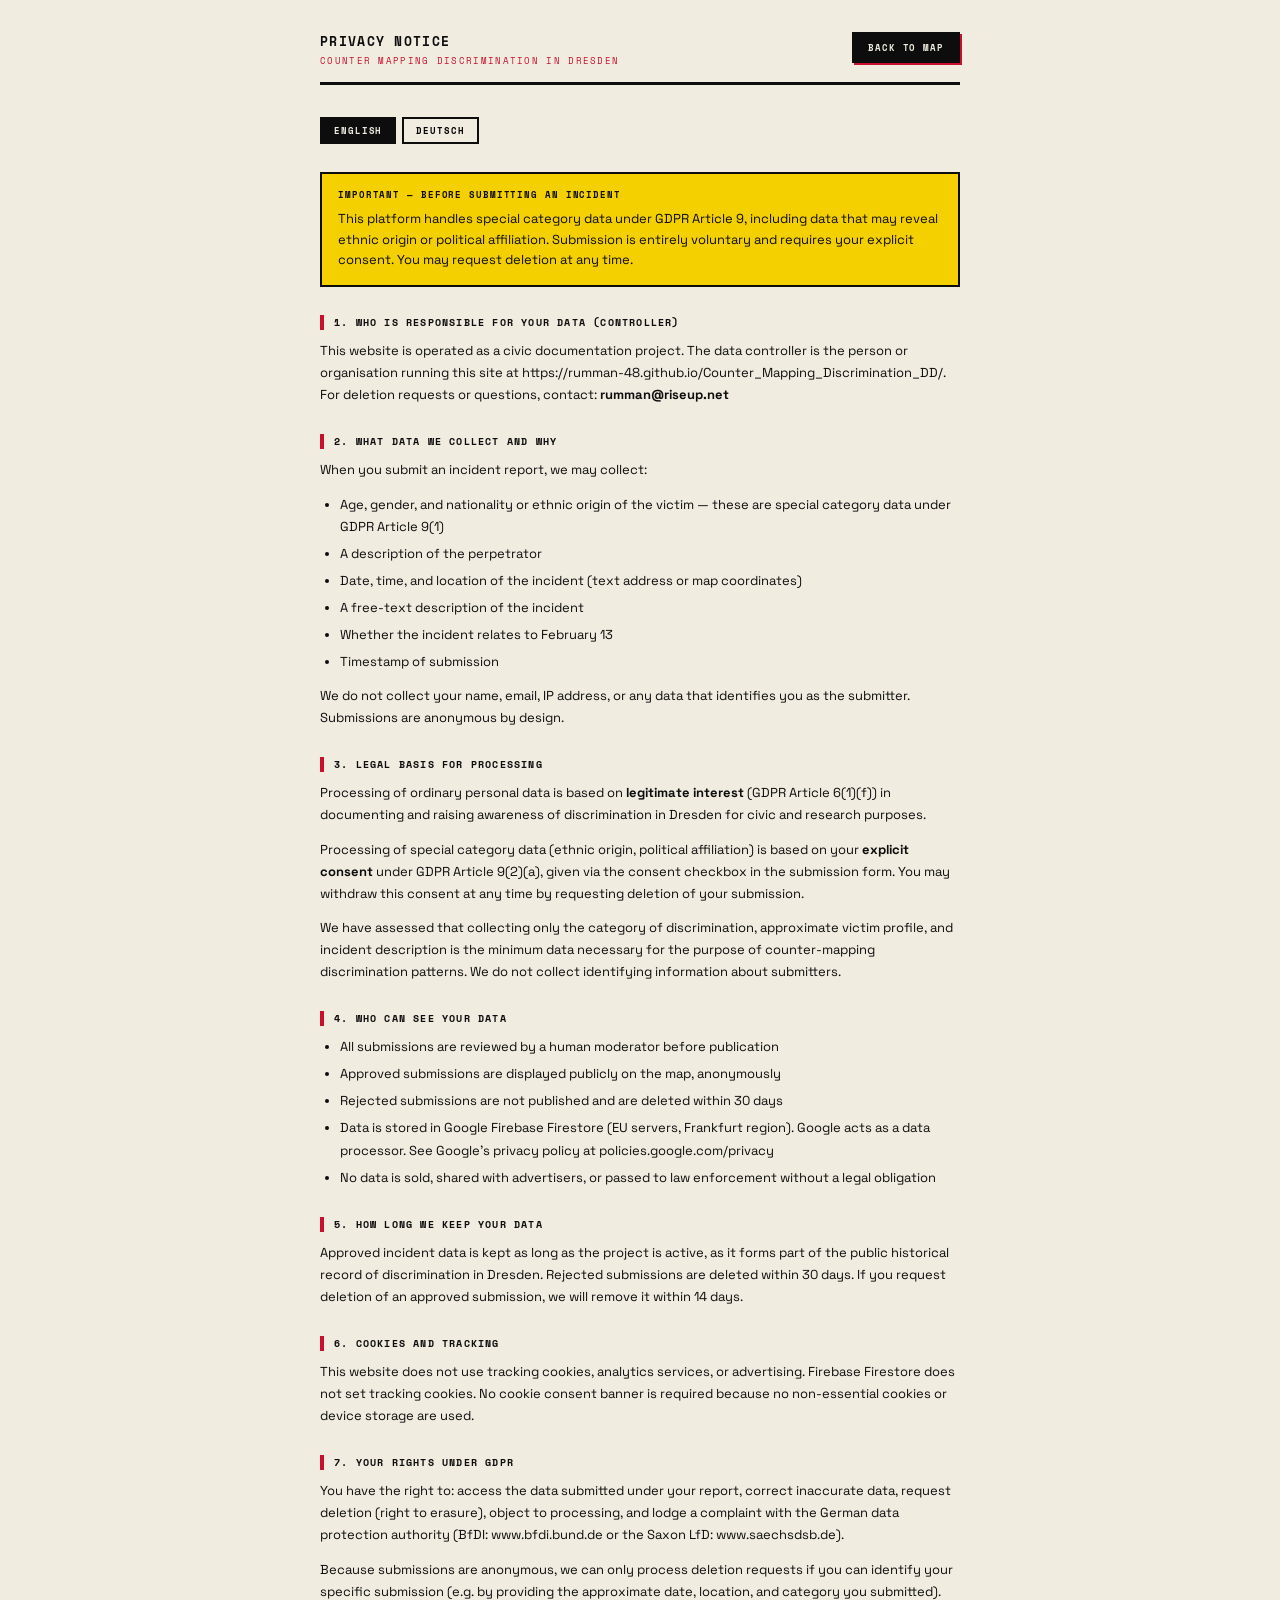
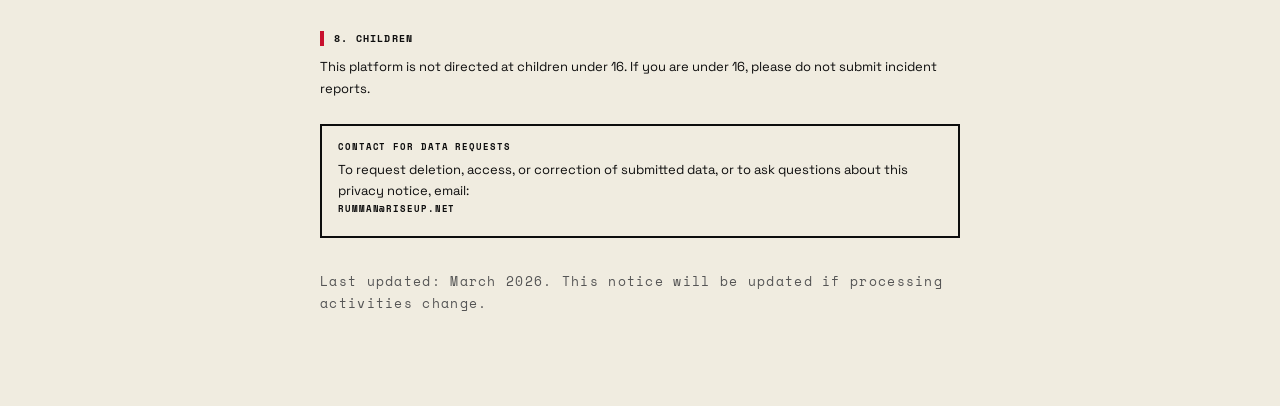
<file: privacy.html>
<!DOCTYPE html>
<html lang="en">
<head>
  <meta charset="UTF-8" />
  <meta name="viewport" content="width=device-width, initial-scale=1.0" />
  <title>Privacy Notice — Counter Mapping Discrimination in Dresden</title>
  <link href="https://fonts.googleapis.com/css2?family=Space+Grotesk:wght@400;500;700&family=Space+Mono:wght@400;700&display=swap" rel="stylesheet" />
  <link rel="stylesheet" href="style.css" />
  <style>
    body { overflow: auto; }
    #privacy-wrap {
      max-width: 680px;
      margin: 0 auto;
      padding: 32px 20px 80px;
    }
    .privacy-header {
      border-bottom: 3px solid var(--ink);
      margin-bottom: 32px;
      padding-bottom: 14px;
      display: flex;
      align-items: flex-start;
      justify-content: space-between;
      gap: 16px;
      flex-wrap: wrap;
    }
    .privacy-header h1 {
      font-family: var(--font-head);
      font-size: 13px;
      font-weight: 700;
      letter-spacing: 0.1em;
      text-transform: uppercase;
      line-height: 1.4;
    }
    .privacy-header .back-btn {
      font-family: var(--font-head);
      font-size: 9px;
      font-weight: 700;
      letter-spacing: 0.1em;
      text-transform: uppercase;
      background: var(--ink);
      color: var(--bg);
      border: 2px solid var(--ink);
      padding: 7px 14px;
      text-decoration: none;
      white-space: nowrap;
      box-shadow: 2px 2px 0 var(--red);
    }
    .lang-toggle {
      display: flex;
      gap: 6px;
      margin-bottom: 28px;
    }
    .lang-toggle button {
      font-family: var(--font-head);
      font-size: 9px;
      font-weight: 700;
      letter-spacing: 0.1em;
      text-transform: uppercase;
      background: transparent;
      border: 2px solid var(--ink);
      padding: 5px 12px;
      cursor: pointer;
    }
    .lang-toggle button.active {
      background: var(--ink);
      color: var(--bg);
    }
    .privacy-content { display: none; }
    .privacy-content.active { display: block; }
    .privacy-content h2 {
      font-family: var(--font-head);
      font-size: 10px;
      font-weight: 700;
      letter-spacing: 0.12em;
      text-transform: uppercase;
      margin: 28px 0 10px;
      border-left: 4px solid var(--red);
      padding-left: 10px;
    }
    .privacy-content p {
      font-size: 13px;
      line-height: 1.7;
      margin-bottom: 12px;
    }
    .privacy-content ul {
      font-size: 13px;
      line-height: 1.7;
      padding-left: 20px;
      margin-bottom: 12px;
    }
    .privacy-content li { margin-bottom: 5px; }
    .highlight-box {
      background: var(--yellow);
      border: 2.5px solid var(--ink);
      padding: 14px 16px;
      margin: 20px 0;
      font-size: 13px;
      line-height: 1.6;
    }
    .highlight-box strong {
      font-family: var(--font-head);
      font-size: 9px;
      font-weight: 700;
      letter-spacing: 0.1em;
      text-transform: uppercase;
      display: block;
      margin-bottom: 6px;
    }
    .contact-block {
      border: 2.5px solid var(--ink);
      padding: 14px 16px;
      margin-top: 24px;
      font-size: 13px;
      line-height: 1.6;
    }
    .contact-block strong {
      font-family: var(--font-head);
      font-size: 9px;
      font-weight: 700;
      letter-spacing: 0.1em;
      text-transform: uppercase;
      display: block;
      margin-bottom: 6px;
    }
    .last-updated {
      font-family: var(--font-head);
      font-size: 8px;
      color: var(--muted);
      letter-spacing: 0.1em;
      margin-top: 32px;
    }
  </style>
</head>
<body style="background:var(--bg)">
  <div id="privacy-wrap">

    <div class="privacy-header">
      <h1>Privacy Notice<br><span style="color:var(--red);font-size:9px;font-weight:400">Counter Mapping Discrimination in Dresden</span></h1>
      <a href="index.html" class="back-btn">BACK TO MAP</a>
    </div>

    <div class="lang-toggle">
      <button class="active" onclick="showLang('en', this)">ENGLISH</button>
      <button onclick="showLang('de', this)">DEUTSCH</button>
    </div>

    <!-- ENGLISH -->
    <div class="privacy-content active" id="privacy-en">

      <div class="highlight-box">
        <strong>Important — before submitting an incident</strong>
        This platform handles special category data under GDPR Article 9, including data that may reveal ethnic origin or political affiliation. Submission is entirely voluntary and requires your explicit consent. You may request deletion at any time.
      </div>

      <h2>1. Who is responsible for your data (Controller)</h2>
      <p>This website is operated as a civic documentation project. The data controller is the person or organisation running this site at https://rumman-48.github.io/Counter_Mapping_Discrimination_DD/. For deletion requests or questions, contact: <strong>rumman@riseup.net</strong></p>

      <h2>2. What data we collect and why</h2>
      <p>When you submit an incident report, we may collect:</p>
      <ul>
        <li>Age, gender, and nationality or ethnic origin of the victim — these are special category data under GDPR Article 9(1)</li>
        <li>A description of the perpetrator</li>
        <li>Date, time, and location of the incident (text address or map coordinates)</li>
        <li>A free-text description of the incident</li>
        <li>Whether the incident relates to February 13</li>
        <li>Timestamp of submission</li>
      </ul>
      <p>We do not collect your name, email, IP address, or any data that identifies you as the submitter. Submissions are anonymous by design.</p>

      <h2>3. Legal basis for processing</h2>
      <p>Processing of ordinary personal data is based on <strong>legitimate interest</strong> (GDPR Article 6(1)(f)) in documenting and raising awareness of discrimination in Dresden for civic and research purposes.</p>
      <p>Processing of special category data (ethnic origin, political affiliation) is based on your <strong>explicit consent</strong> under GDPR Article 9(2)(a), given via the consent checkbox in the submission form. You may withdraw this consent at any time by requesting deletion of your submission.</p>
      <p>We have assessed that collecting only the category of discrimination, approximate victim profile, and incident description is the minimum data necessary for the purpose of counter-mapping discrimination patterns. We do not collect identifying information about submitters.</p>

      <h2>4. Who can see your data</h2>
      <ul>
        <li>All submissions are reviewed by a human moderator before publication</li>
        <li>Approved submissions are displayed publicly on the map, anonymously</li>
        <li>Rejected submissions are not published and are deleted within 30 days</li>
        <li>Data is stored in Google Firebase Firestore (EU servers, Frankfurt region). Google acts as a data processor. See Google's privacy policy at policies.google.com/privacy</li>
        <li>No data is sold, shared with advertisers, or passed to law enforcement without a legal obligation</li>
      </ul>

      <h2>5. How long we keep your data</h2>
      <p>Approved incident data is kept as long as the project is active, as it forms part of the public historical record of discrimination in Dresden. Rejected submissions are deleted within 30 days. If you request deletion of an approved submission, we will remove it within 14 days.</p>

      <h2>6. Cookies and tracking</h2>
      <p>This website does not use tracking cookies, analytics services, or advertising. Firebase Firestore does not set tracking cookies. No cookie consent banner is required because no non-essential cookies or device storage are used.</p>

      <h2>7. Your rights under GDPR</h2>
      <p>You have the right to: access the data submitted under your report, correct inaccurate data, request deletion (right to erasure), object to processing, and lodge a complaint with the German data protection authority (BfDI: www.bfdi.bund.de or the Saxon LfD: www.saechsdsb.de).</p>
      <p>Because submissions are anonymous, we can only process deletion requests if you can identify your specific submission (e.g. by providing the approximate date, location, and category you submitted).</p>

      <h2>8. Children</h2>
      <p>This platform is not directed at children under 16. If you are under 16, please do not submit incident reports.</p>

      <div class="contact-block">
        <strong>Contact for data requests</strong>
        To request deletion, access, or correction of submitted data, or to ask questions about this privacy notice, email: <strong>rumman@riseup.net</strong>
      </div>

      <p class="last-updated">Last updated: March 2026. This notice will be updated if processing activities change.</p>
    </div>

    <!-- GERMAN -->
    <div class="privacy-content" id="privacy-de">

      <div class="highlight-box">
        <strong>Wichtig vor der Einreichung eines Vorfalls</strong>
        Diese Plattform verarbeitet besondere Kategorien personenbezogener Daten gemas DSGVO Artikel 9, einschliesslich Daten, die ethnische Herkunft oder politische Zugehorigkeit offenbaren konnen. Die Einreichung ist freiwillig und erfordert Ihre ausdriickliche Einwilligung. Sie konnen jederzeit die Loschung beantragen.
      </div>

      <h2>1. Verantwortlicher</h2>
      <p>Diese Website wird als burgerschaftliches Dokumentationsprojekt betrieben. Verantwortlicher im Sinne der DSGVO ist die Person oder Organisation, die diese Seite unter rumman-dresden.xyz betreibt. Kontakt fur Loschungsanfragen: <strong>rumman@riseup.net</strong></p>

      <h2>2. Welche Daten wir erheben und warum</h2>
      <p>Bei der Einreichung eines Vorfalls konnen folgende Daten erhoben werden:</p>
      <ul>
        <li>Alter, Geschlecht und Nationalitat oder ethnische Herkunft der betroffenen Person (besondere Kategorie gemas DSGVO Art. 9 Abs. 1)</li>
        <li>Beschreibung der tatenden Person</li>
        <li>Datum, Uhrzeit und Ort des Vorfalls</li>
        <li>Freitextbeschreibung des Vorfalls</li>
        <li>Bezug zum 13. Februar</li>
        <li>Zeitstempel der Einreichung</li>
      </ul>
      <p>Wir erheben keine Namen, E-Mail-Adressen, IP-Adressen oder andere Daten, die Sie als Einsender identifizieren. Einreichungen sind anonymisiert.</p>

      <h2>3. Rechtsgrundlage der Verarbeitung</h2>
      <p>Die Verarbeitung gewohnlicher personenbezogener Daten erfolgt auf Grundlage des <strong>berechtigten Interesses</strong> (DSGVO Art. 6 Abs. 1 lit. f) an der Dokumentation und Sensibilisierung fur Diskriminierung in Dresden zu burgerschafllichen und wissenschaftlichen Zwecken.</p>
      <p>Die Verarbeitung besonderer Kategorien (ethnische Herkunft, politische Zugehorigkeit) erfolgt auf Grundlage Ihrer <strong>ausdriicklichen Einwilligung</strong> gemas DSGVO Art. 9 Abs. 2 lit. a, die Sie durch das Ankreuzen des Einwilligungsfelds im Formular erteilen. Sie konnen diese Einwilligung jederzeit widerrufen, indem Sie die Loschung Ihrer Einreichung beantragen.</p>

      <h2>4. Wer Zugriff auf Ihre Daten hat</h2>
      <ul>
        <li>Alle Einreichungen werden vor der Veroffentlichung von einem menschlichen Moderator gepruft</li>
        <li>Genehmigte Einreichungen werden anonym auf der Karte veroffentlicht</li>
        <li>Abgelehnte Einreichungen werden nicht veroffentlicht und innerhalb von 30 Tagen geloscht</li>
        <li>Daten werden in Google Firebase Firestore (EU-Server, Region Frankfurt) gespeichert. Google agiert als Auftragsverarbeiter</li>
        <li>Keine Daten werden verkauft, an Werbetreibende weitergegeben oder ohne gesetzliche Verpflichtung an Behorden ubermittelt</li>
      </ul>

      <h2>5. Speicherdauer</h2>
      <p>Genehmigte Vorfallsdaten werden fur die Dauer des Projekts gespeichert, da sie Teil des offentlichen historischen Archivs der Diskriminierung in Dresden sind. Abgelehnte Einreichungen werden innerhalb von 30 Tagen geloscht. Auf Antrag wird eine genehmigte Einreichung innerhalb von 14 Tagen geloscht.</p>

      <h2>6. Cookies und Tracking</h2>
      <p>Diese Website verwendet keine Tracking-Cookies, Analysedienste oder Werbung. Firebase Firestore setzt keine Tracking-Cookies. Es ist kein Cookie-Banner erforderlich, da keine nicht essenziellen Cookies oder Geratespeicher verwendet werden.</p>

      <h2>7. Ihre Rechte gemas DSGVO</h2>
      <p>Sie haben das Recht auf Auskunft, Berichtigung, Loschung, Einschrankung der Verarbeitung und Widerspruch. Sie konnen Beschwerde beim Bundesbeauftragten fur den Datenschutz (BfDI: www.bfdi.bund.de) oder beim Sachsischen Datenschutzbeauftragten (www.saechsdsb.de) einlegen.</p>

      <h2>8. Minderjahrige</h2>
      <p>Diese Plattform richtet sich nicht an Personen unter 16 Jahren.</p>

      <div class="contact-block">
        <strong>Kontakt fur Datenanfragen</strong>
        Fur Loschungs-, Auskunfts- oder Berichtigungsanfragen wenden Sie sich bitte an: <strong>rumman@riseup.net</strong>
      </div>

      <p class="last-updated">Zuletzt aktualisiert: Marz 2026.</p>
    </div>

  </div>

  <script>
    function showLang(lang, btn) {
      document.querySelectorAll(".privacy-content").forEach(el => el.classList.remove("active"));
      document.querySelectorAll(".lang-toggle button").forEach(b => b.classList.remove("active"));
      document.getElementById("privacy-" + lang).classList.add("active");
      btn.classList.add("active");
    }
  </script>
</body>
</html>
</file>
<file: style.css>
/* ============================================================
   COUNTER MAPPING DISCRIMINATION IN DRESDEN
   ============================================================ */

@import url('https://fonts.googleapis.com/css2?family=Space+Grotesk:wght@300;400;500;700&family=Space+Mono:wght@400;700&display=swap');

:root {
  --bg: #f0ece0;
  --paper: #e8e3d5;
  --ink: #0d0d0d;
  --red: #c8102e;
  --yellow: #f5d000;
  --muted: #555;
  --topbar-h: 52px;
  --catbar-h: 40px;
  --font-head: "Space Mono", monospace;
  --font-body: "Space Grotesk", sans-serif;
}

* { box-sizing: border-box; margin: 0; padding: 0; }

body {
  font-family: var(--font-body);
  background: var(--bg);
  color: var(--ink);
  overflow: hidden;
  height: 100dvh;
  width: 100vw;
}

/* ---- TOPBAR ---- */
#topbar {
  position: fixed;
  top: 0; left: 0; right: 0;
  height: var(--topbar-h);
  background: var(--ink);
  color: var(--bg);
  display: flex;
  align-items: center;
  justify-content: space-between;
  padding: 0 16px;
  z-index: 1000;
  border-bottom: 3px solid var(--red);
}

#site-title {
  font-family: var(--font-head);
  font-size: 11px;
  font-weight: 700;
  letter-spacing: 0.06em;
  text-transform: uppercase;
  line-height: 1.3;
  color: var(--bg);
}

#site-title span {
  display: block;
  color: var(--yellow);
  font-size: 8px;
  letter-spacing: 0.2em;
  font-weight: 400;
  margin-top: 1px;
}

#topnav {
  display: flex;
  gap: 3px;
  align-items: center;
  flex-wrap: nowrap;
}

.nav-btn {
  font-family: var(--font-head);
  font-size: 8px;
  font-weight: 700;
  letter-spacing: 0.1em;
  background: transparent;
  color: var(--bg);
  border: 1.5px solid rgba(240,236,224,0.25);
  padding: 5px 9px;
  cursor: pointer;
  text-transform: uppercase;
  text-decoration: none;
  display: inline-block;
  transition: background 0.1s, color 0.1s, border-color 0.1s;
}

.nav-btn:hover { background: var(--yellow); color: var(--ink); border-color: var(--yellow); }
.nav-btn.active { background: var(--red); color: #fff; border-color: var(--red); }

.lang-btn {
  font-family: var(--font-head);
  font-size: 8px;
  font-weight: 700;
  letter-spacing: 0.14em;
  background: transparent;
  color: var(--yellow);
  border: 1.5px solid var(--yellow);
  padding: 5px 9px;
  cursor: pointer;
  margin-left: 8px;
  text-transform: uppercase;
  transition: background 0.1s, color 0.1s;
}

.lang-btn:hover { background: var(--yellow); color: var(--ink); }

/* ---- CATEGORY BAR ---- */
#category-bar {
  position: fixed;
  top: var(--topbar-h);
  left: 0; right: 0;
  height: var(--catbar-h);
  background: var(--paper);
  border-bottom: 2px solid var(--ink);
  display: flex;
  align-items: center;
  padding: 0 14px;
  gap: 8px;
  z-index: 999;
  overflow-x: auto;
  scrollbar-width: none;
}

#category-bar::-webkit-scrollbar { display: none; }

.cat-label {
  font-family: var(--font-head);
  font-size: 8px;
  font-weight: 700;
  letter-spacing: 0.16em;
  color: var(--muted);
  white-space: nowrap;
  text-transform: uppercase;
}

.cat-chip {
  font-family: var(--font-head);
  font-size: 8px;
  font-weight: 700;
  letter-spacing: 0.1em;
  text-transform: uppercase;
  padding: 4px 10px;
  border: 2px solid;
  cursor: pointer;
  white-space: nowrap;
  background: transparent;
  transition: opacity 0.15s, background 0.12s, color 0.12s;
}

.cat-chip.active { color: #fff !important; }
.cat-chip.inactive { opacity: 0.28; }

#add-cat-btn {
  font-family: var(--font-head);
  font-size: 8px;
  font-weight: 700;
  letter-spacing: 0.1em;
  text-transform: uppercase;
  background: transparent;
  border: 2px dashed var(--ink);
  padding: 4px 9px;
  cursor: pointer;
  white-space: nowrap;
  margin-left: auto;
  transition: background 0.1s, color 0.1s;
}

#add-cat-btn:hover { background: var(--ink); color: var(--bg); }

/* ---- MAP ---- */
#map {
  position: fixed;
  top: calc(var(--topbar-h) + var(--catbar-h));
  left: 0; right: 0; bottom: 0;
  z-index: 1;
}

/* ---- FLOATING REPORT BUTTON ---- */
#report-btn {
  position: fixed;
  bottom: 22px;
  left: 50%;
  transform: translateX(-50%);
  z-index: 1001;
  background: var(--red);
  color: #fff;
  font-family: var(--font-head);
  font-size: 10px;
  font-weight: 700;
  letter-spacing: 0.14em;
  text-transform: uppercase;
  border: 2.5px solid var(--ink);
  padding: 12px 28px;
  cursor: pointer;
  box-shadow: 4px 4px 0 var(--ink);
  transition: transform 0.08s, box-shadow 0.08s, background 0.1s;
  white-space: nowrap;
}

#report-btn:hover { background: var(--ink); }
#report-btn:active { transform: translateX(-50%) translate(4px,4px); box-shadow: none; }

/* ---- MODALS ---- */
.modal-overlay {
  position: fixed;
  inset: 0;
  background: rgba(13,13,13,0.72);
  z-index: 2000;
  display: flex;
  align-items: center;
  justify-content: center;
  padding: 12px;
}

.modal-box {
  background: var(--bg);
  border: 3px solid var(--ink);
  width: 100%;
  max-width: 540px;
  max-height: 90dvh;
  overflow-y: auto;
  padding: 26px 24px 22px;
  position: relative;
  box-shadow: 8px 8px 0 var(--ink);
}

.modal-box--sm { max-width: 400px; }

.modal-close {
  position: absolute;
  top: 10px; right: 14px;
  background: none;
  border: none;
  font-family: var(--font-head);
  font-size: 20px;
  font-weight: 700;
  cursor: pointer;
  color: var(--ink);
  line-height: 1;
  transition: color 0.1s;
}

.modal-close:hover { color: var(--red); }

.modal-box h2 {
  font-family: var(--font-head);
  font-size: 12px;
  font-weight: 700;
  letter-spacing: 0.12em;
  text-transform: uppercase;
  margin-bottom: 20px;
  padding-bottom: 12px;
  border-bottom: 2.5px solid var(--ink);
  line-height: 1.4;
  padding-right: 28px;
}

/* ---- FORM ELEMENTS ---- */
.form-section { margin-bottom: 16px; }
.form-group { display: flex; flex-direction: column; gap: 5px; margin-bottom: 14px; }

.form-row {
  display: grid;
  grid-template-columns: repeat(3, 1fr);
  gap: 10px;
  margin-bottom: 14px;
}

@media (max-width: 480px) {
  .form-row { grid-template-columns: 1fr; }
  #site-title span { display: none; }
  #site-title { font-size: 9px; }
  .nav-btn { padding: 4px 6px; font-size: 7px; }
  .modal-box { padding: 20px 16px 18px; }
}

label {
  font-family: var(--font-head);
  font-size: 8px;
  font-weight: 700;
  letter-spacing: 0.14em;
  color: var(--muted);
  text-transform: uppercase;
}

input[type="text"], input[type="number"], input[type="date"],
input[type="time"], select, textarea {
  font-family: var(--font-body);
  font-size: 13px;
  border: 2px solid var(--ink);
  padding: 8px 10px;
  background: #fff;
  color: var(--ink);
  width: 100%;
  outline: none;
  border-radius: 0;
  appearance: none;
  transition: border-color 0.12s;
}

input:focus, select:focus, textarea:focus {
  border-color: var(--red);
  background: #fffdf8;
}

textarea { resize: vertical; min-height: 70px; }

input[type="checkbox"] {
  width: 16px; height: 16px;
  accent-color: var(--red);
  margin-right: 7px;
  cursor: pointer;
  flex-shrink: 0;
}

input[type="color"] {
  padding: 2px 4px; height: 34px;
  border: 2px solid var(--ink);
  background: none; cursor: pointer; border-radius: 0;
}

label:has(input[type="checkbox"]) {
  display: flex;
  align-items: flex-start;
  font-size: 11px;
  font-weight: 500;
  letter-spacing: 0.02em;
  color: var(--ink);
  text-transform: none;
  cursor: pointer;
  line-height: 1.5;
}

#location-hint {
  font-size: 10px;
  font-style: italic;
  color: var(--muted);
  margin-top: 4px;
  line-height: 1.5;
}

#pin-preview {
  font-family: var(--font-head);
  font-size: 9px;
  font-weight: 700;
  letter-spacing: 0.06em;
  background: var(--yellow);
  border: 2px solid var(--ink);
  padding: 7px 11px;
  margin-bottom: 12px;
  display: flex;
  align-items: center;
  justify-content: space-between;
  gap: 8px;
}

/* ---- GDPR CONSENT BOX ---- */
.consent-box {
  background: var(--paper);
  border: 2.5px solid var(--ink);
  padding: 14px 14px 12px;
  margin-bottom: 16px;
  border-left: 5px solid var(--red);
}

.consent-title {
  font-family: var(--font-head);
  font-size: 9px;
  font-weight: 700;
  letter-spacing: 0.12em;
  text-transform: uppercase;
  display: block;
  margin-bottom: 7px;
}

.consent-text {
  font-size: 11px;
  line-height: 1.55;
  color: var(--ink);
  margin-bottom: 10px;
  display: block;
}

.consent-label {
  display: flex !important;
  align-items: flex-start;
  font-size: 11px !important;
  font-weight: 600 !important;
  line-height: 1.5;
  color: var(--ink) !important;
  text-transform: none !important;
  letter-spacing: 0 !important;
  cursor: pointer;
}

.submit-note {
  font-family: var(--font-head);
  font-size: 8px;
  font-weight: 400;
  letter-spacing: 0.08em;
  color: var(--muted);
  text-align: center;
  margin-top: 8px;
}

.primary-btn {
  font-family: var(--font-head);
  font-size: 10px;
  font-weight: 700;
  letter-spacing: 0.12em;
  text-transform: uppercase;
  background: var(--ink);
  color: var(--bg);
  border: 2.5px solid var(--ink);
  padding: 12px 20px;
  cursor: pointer;
  width: 100%;
  box-shadow: 3px 3px 0 var(--red);
  transition: background 0.1s, box-shadow 0.08s, transform 0.08s;
}

.primary-btn:hover { background: var(--red); border-color: var(--red); }
.primary-btn:active { transform: translate(3px,3px); box-shadow: none; }

.small-btn {
  font-family: var(--font-head);
  font-size: 8px;
  font-weight: 700;
  letter-spacing: 0.1em;
  text-transform: uppercase;
  background: transparent;
  border: 2px solid var(--ink);
  padding: 5px 9px;
  cursor: pointer;
  white-space: nowrap;
  transition: background 0.1s, color 0.1s;
}

.small-btn:hover { background: var(--ink); color: var(--bg); }

.form-error {
  font-family: var(--font-head);
  font-size: 9px;
  font-weight: 700;
  color: var(--red);
  margin-top: 8px;
  min-height: 16px;
  letter-spacing: 0.06em;
}

/* ---- CHIP GROUP ---- */
.chip-group { display: flex; flex-wrap: wrap; gap: 7px; margin-top: 5px; }

.type-chip {
  font-family: var(--font-head);
  font-size: 9px;
  font-weight: 700;
  letter-spacing: 0.1em;
  text-transform: uppercase;
  padding: 6px 12px;
  border: 2px solid var(--ink);
  cursor: pointer;
  background: transparent;
  transition: background 0.1s, color 0.1s;
}

.type-chip:hover { background: var(--paper); }
.type-chip.selected { background: var(--ink); color: var(--bg); }

/* ---- SIDE PANEL ---- */
.side-panel {
  position: fixed;
  top: var(--topbar-h); right: 0; bottom: 0;
  width: 300px;
  background: var(--bg);
  border-left: 3px solid var(--ink);
  z-index: 1500;
  display: flex;
  flex-direction: column;
  box-shadow: -5px 0 0 var(--red);
}

@media (max-width: 540px) { .side-panel { width: 100vw; } }

.panel-header {
  font-family: var(--font-head);
  font-size: 10px;
  font-weight: 700;
  letter-spacing: 0.14em;
  text-transform: uppercase;
  padding: 13px 14px;
  border-bottom: 2.5px solid var(--ink);
  display: flex;
  align-items: center;
  justify-content: space-between;
  background: var(--paper);
}

.panel-footer { padding: 12px; border-top: 2.5px solid var(--ink); display: flex; gap: 8px; }
.panel-footer input { flex: 1; font-size: 12px; }

#nbh-list { flex: 1; overflow-y: auto; padding: 10px; display: flex; flex-direction: column; gap: 5px; }

.nbh-item {
  font-family: var(--font-head);
  font-size: 9px;
  font-weight: 700;
  letter-spacing: 0.06em;
  text-transform: uppercase;
  padding: 9px 11px;
  border: 2px solid var(--ink);
  cursor: pointer;
  display: flex;
  align-items: center;
  justify-content: space-between;
  gap: 8px;
  transition: background 0.1s, color 0.1s;
}

.nbh-item:hover { background: var(--ink); color: var(--bg); }
.nbh-item:hover .nbh-item-count { color: var(--yellow); }
.nbh-item-count { font-size: 8px; font-weight: 400; color: var(--muted); }

/* ---- INCIDENT DETAIL ---- */
.incident-field { margin-bottom: 11px; }

.incident-field-label {
  font-family: var(--font-head);
  font-size: 8px;
  font-weight: 700;
  letter-spacing: 0.14em;
  text-transform: uppercase;
  color: var(--muted);
  display: block;
  margin-bottom: 3px;
}

.incident-field-value { font-size: 13px; line-height: 1.5; }

.incident-cat-badge {
  display: inline-block;
  font-family: var(--font-head);
  font-size: 8px;
  font-weight: 700;
  letter-spacing: 0.1em;
  text-transform: uppercase;
  padding: 4px 10px;
  border: 2px solid;
  margin-bottom: 14px;
}

/* ---- NOTES LIST ---- */
.note-entry {
  padding: 10px 0;
  border-bottom: 1.5px solid var(--ink);
  font-size: 12px;
  line-height: 1.5;
}

.note-meta {
  font-family: var(--font-head);
  font-size: 8px;
  font-weight: 400;
  color: var(--muted);
  margin-top: 4px;
  letter-spacing: 0.08em;
}

/* ---- GITHUB NOTE ---- */
.github-note {
  background: var(--yellow);
  border: 2.5px solid var(--ink);
  padding: 11px 13px;
  font-size: 11px;
  line-height: 1.6;
  margin-bottom: 16px;
}

.github-note strong {
  font-family: var(--font-head);
  font-size: 9px;
  font-weight: 700;
  letter-spacing: 0.08em;
  display: block;
  margin-bottom: 4px;
}

.github-note a { color: var(--red); font-weight: 700; word-break: break-all; }

/* ---- TOAST ---- */
#toast {
  position: fixed;
  bottom: 80px;
  left: 50%;
  transform: translateX(-50%) translateY(12px);
  background: var(--ink);
  color: var(--yellow);
  font-family: var(--font-head);
  font-size: 9px;
  font-weight: 700;
  letter-spacing: 0.14em;
  text-transform: uppercase;
  padding: 9px 20px;
  opacity: 0;
  transition: opacity 0.18s, transform 0.18s;
  pointer-events: none;
  z-index: 3000;
  border: 2px solid var(--yellow);
  box-shadow: 3px 3px 0 var(--red);
}

#toast.show { opacity: 1; transform: translateX(-50%) translateY(0); }

/* ---- VIEW LABEL ---- */
#view-label {
  position: fixed;
  top: calc(var(--topbar-h) + var(--catbar-h) + 12px);
  left: 12px;
  z-index: 900;
  font-family: var(--font-head);
  font-size: 9px;
  font-weight: 700;
  letter-spacing: 0.12em;
  text-transform: uppercase;
  background: var(--red);
  color: #fff;
  padding: 5px 12px;
  border: 2px solid var(--ink);
  pointer-events: none;
  box-shadow: 3px 3px 0 var(--ink);
}

/* ---- LEAFLET OVERRIDES ---- */
.leaflet-control-zoom {
  border: 2.5px solid var(--ink) !important;
  box-shadow: 3px 3px 0 var(--ink) !important;
  border-radius: 0 !important;
}

.leaflet-control-zoom a {
  font-family: var(--font-head) !important;
  font-weight: 700 !important;
  font-size: 16px !important;
  color: var(--ink) !important;
  background: var(--bg) !important;
  border-bottom: 2px solid var(--ink) !important;
  border-radius: 0 !important;
  line-height: 28px !important;
  width: 28px !important;
  height: 28px !important;
}

.leaflet-control-zoom a:hover { background: var(--ink) !important; color: var(--bg) !important; }
.leaflet-control-zoom-out { border-bottom: none !important; }

.leaflet-popup-content-wrapper {
  border: 2.5px solid var(--ink) !important;
  border-radius: 0 !important;
  box-shadow: 4px 4px 0 var(--ink) !important;
  background: var(--bg) !important;
  font-family: var(--font-body) !important;
}

.leaflet-popup-tip-container { display: none; }

/* ---- MISC ---- */
.muted { font-size: 12px; color: var(--muted); margin-bottom: 14px; line-height: 1.6; }
::-webkit-scrollbar { width: 4px; }
::-webkit-scrollbar-track { background: transparent; }
::-webkit-scrollbar-thumb { background: var(--ink); }

/* ---- ADDRESS AUTOCOMPLETE ---- */
.suggestions-list {
  position: absolute;
  top: 100%;
  left: 0; right: 0;
  background: #fff;
  border: 2px solid var(--ink);
  border-top: none;
  z-index: 9999;
  max-height: 200px;
  overflow-y: auto;
  box-shadow: 4px 4px 0 var(--ink);
}

.suggestion-item {
  font-family: var(--font-body);
  font-size: 12px;
  padding: 8px 10px;
  cursor: pointer;
  border-bottom: 1px solid var(--paper);
  line-height: 1.4;
}

.suggestion-item:hover {
  background: var(--yellow);
}

.suggestion-item:last-child { border-bottom: none; }
</file>
